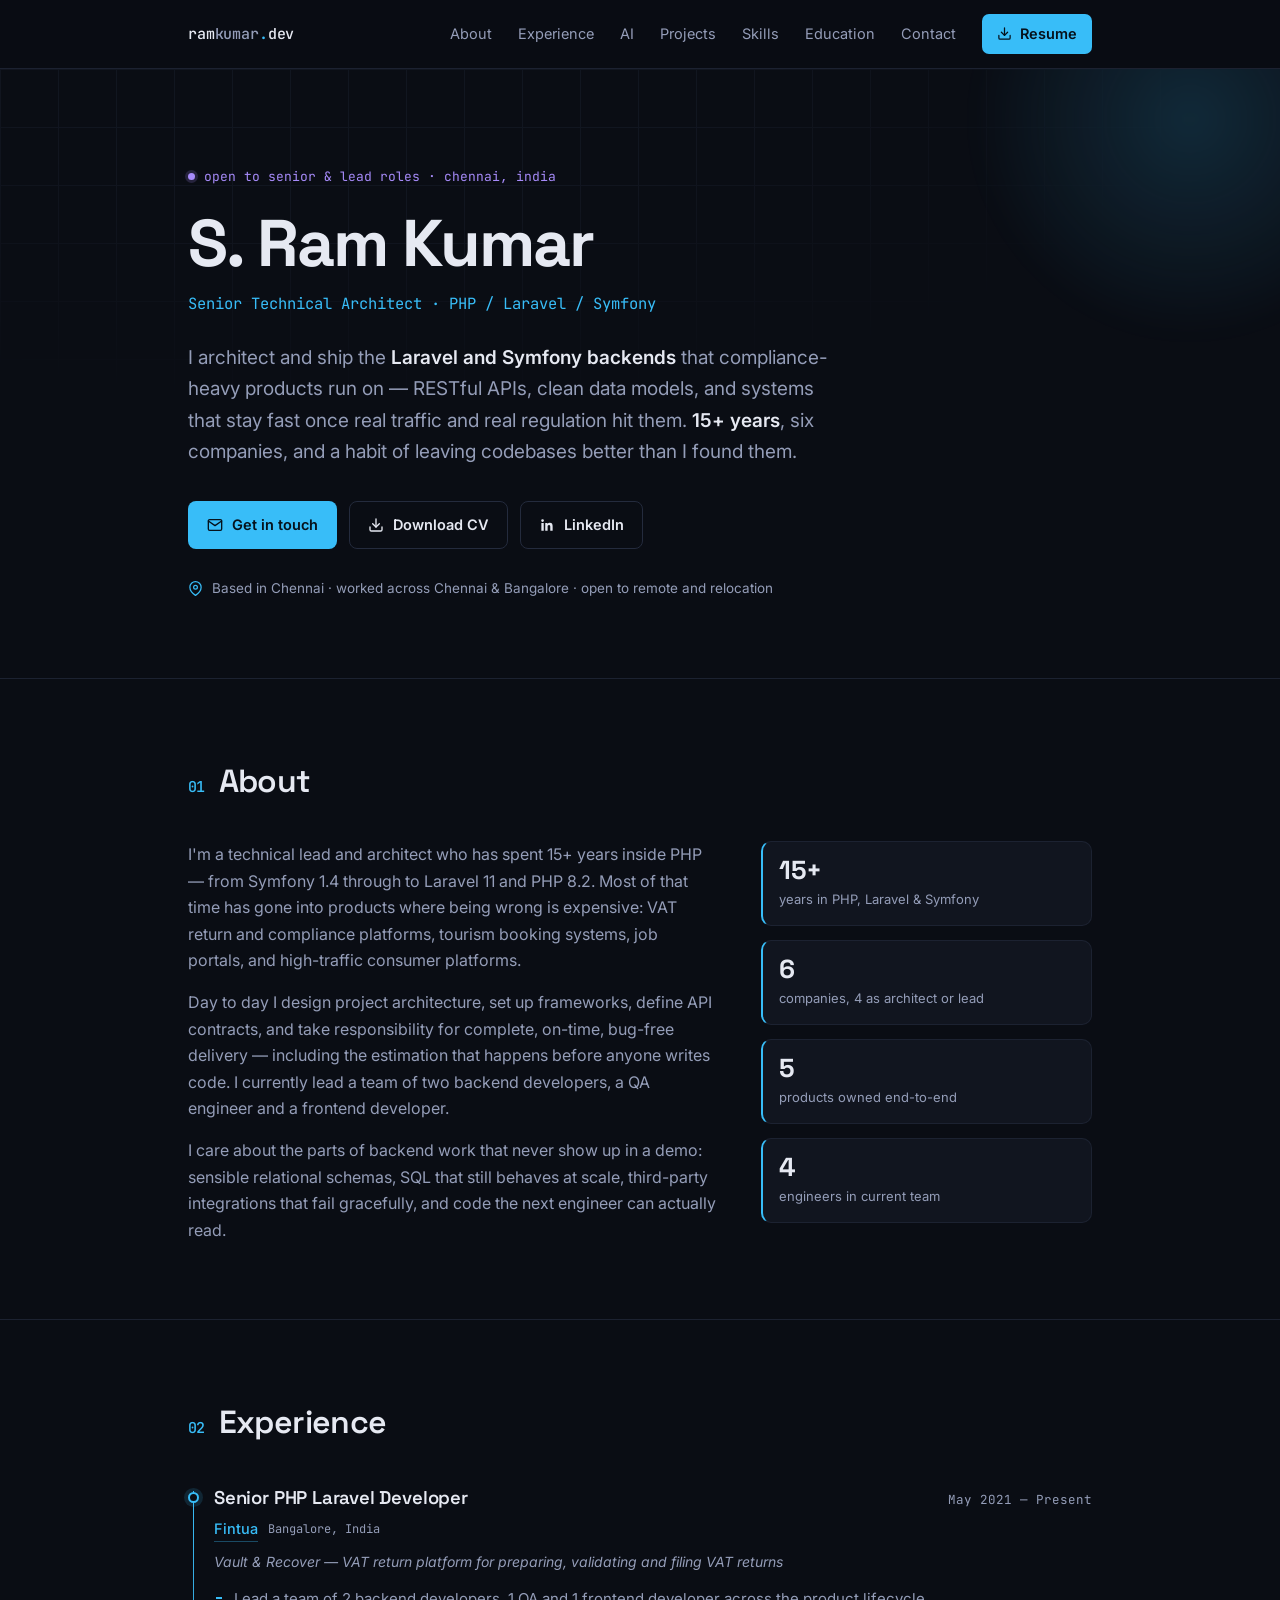
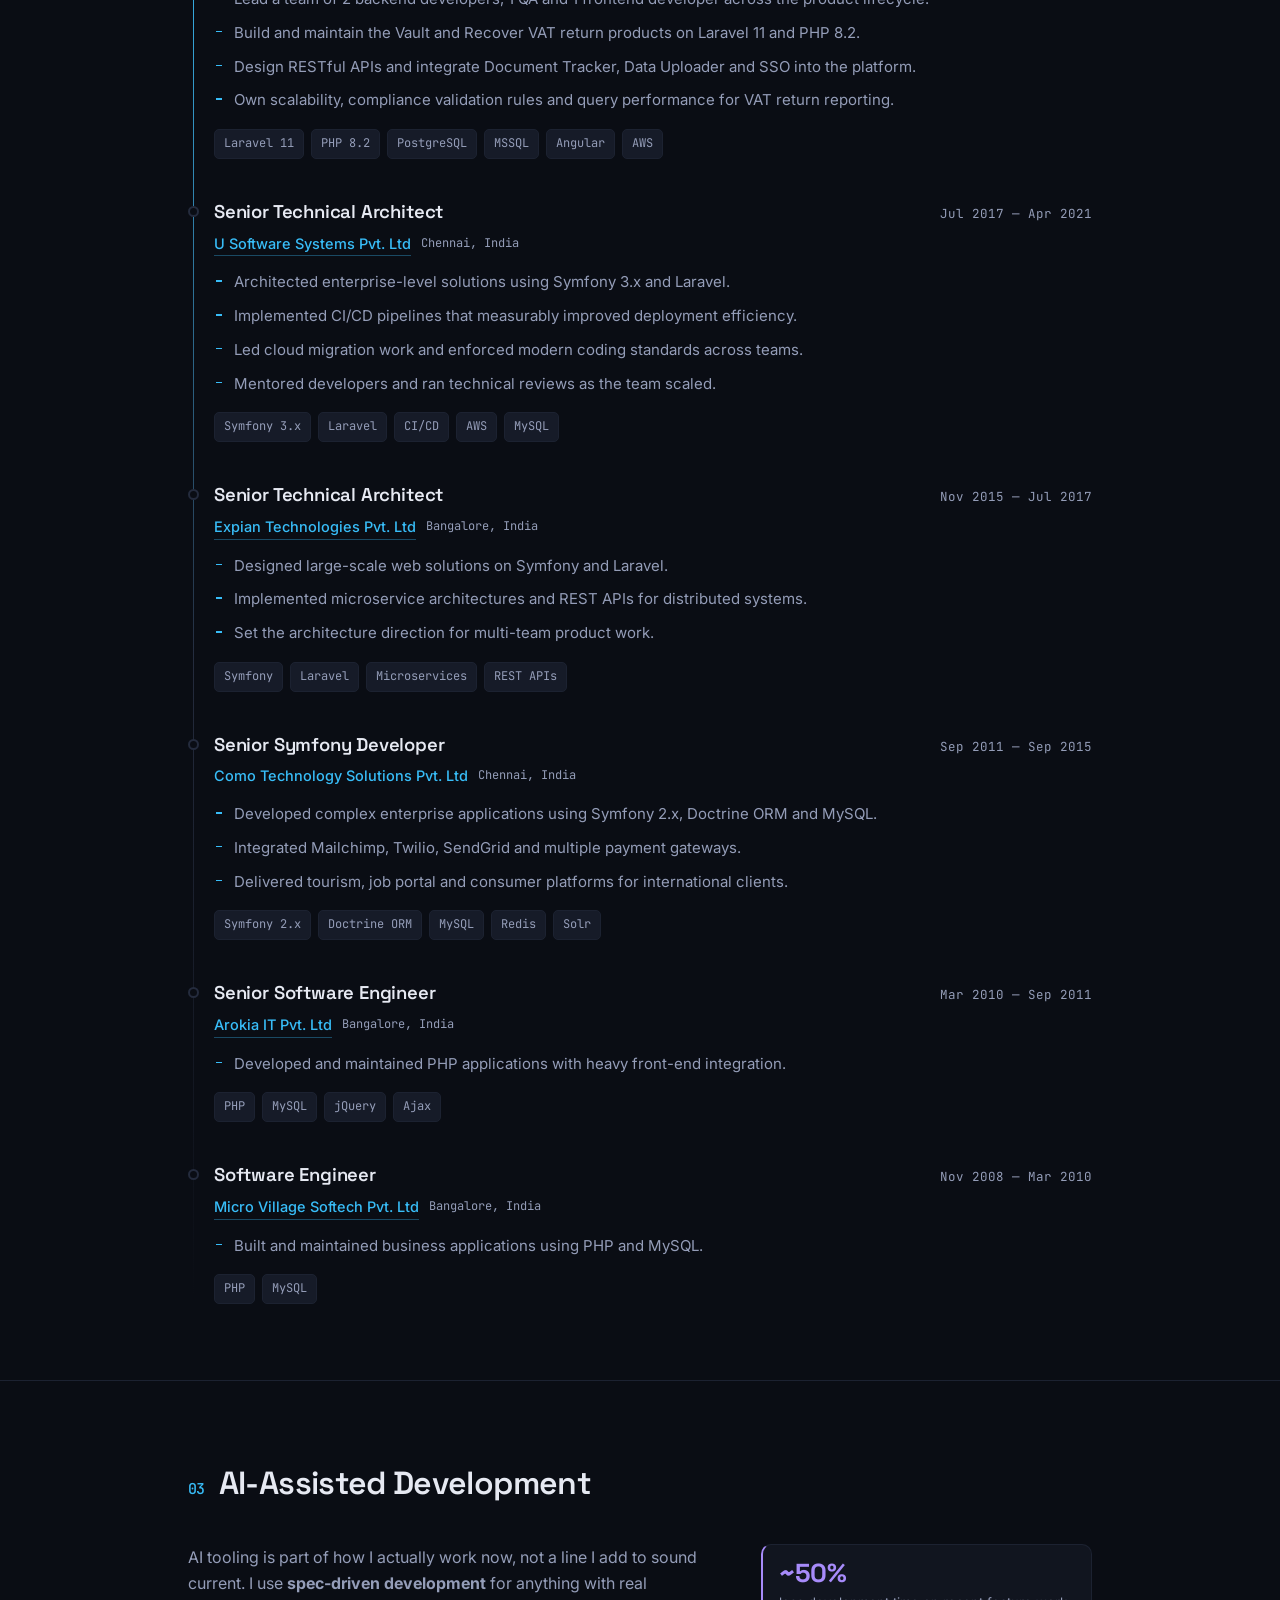
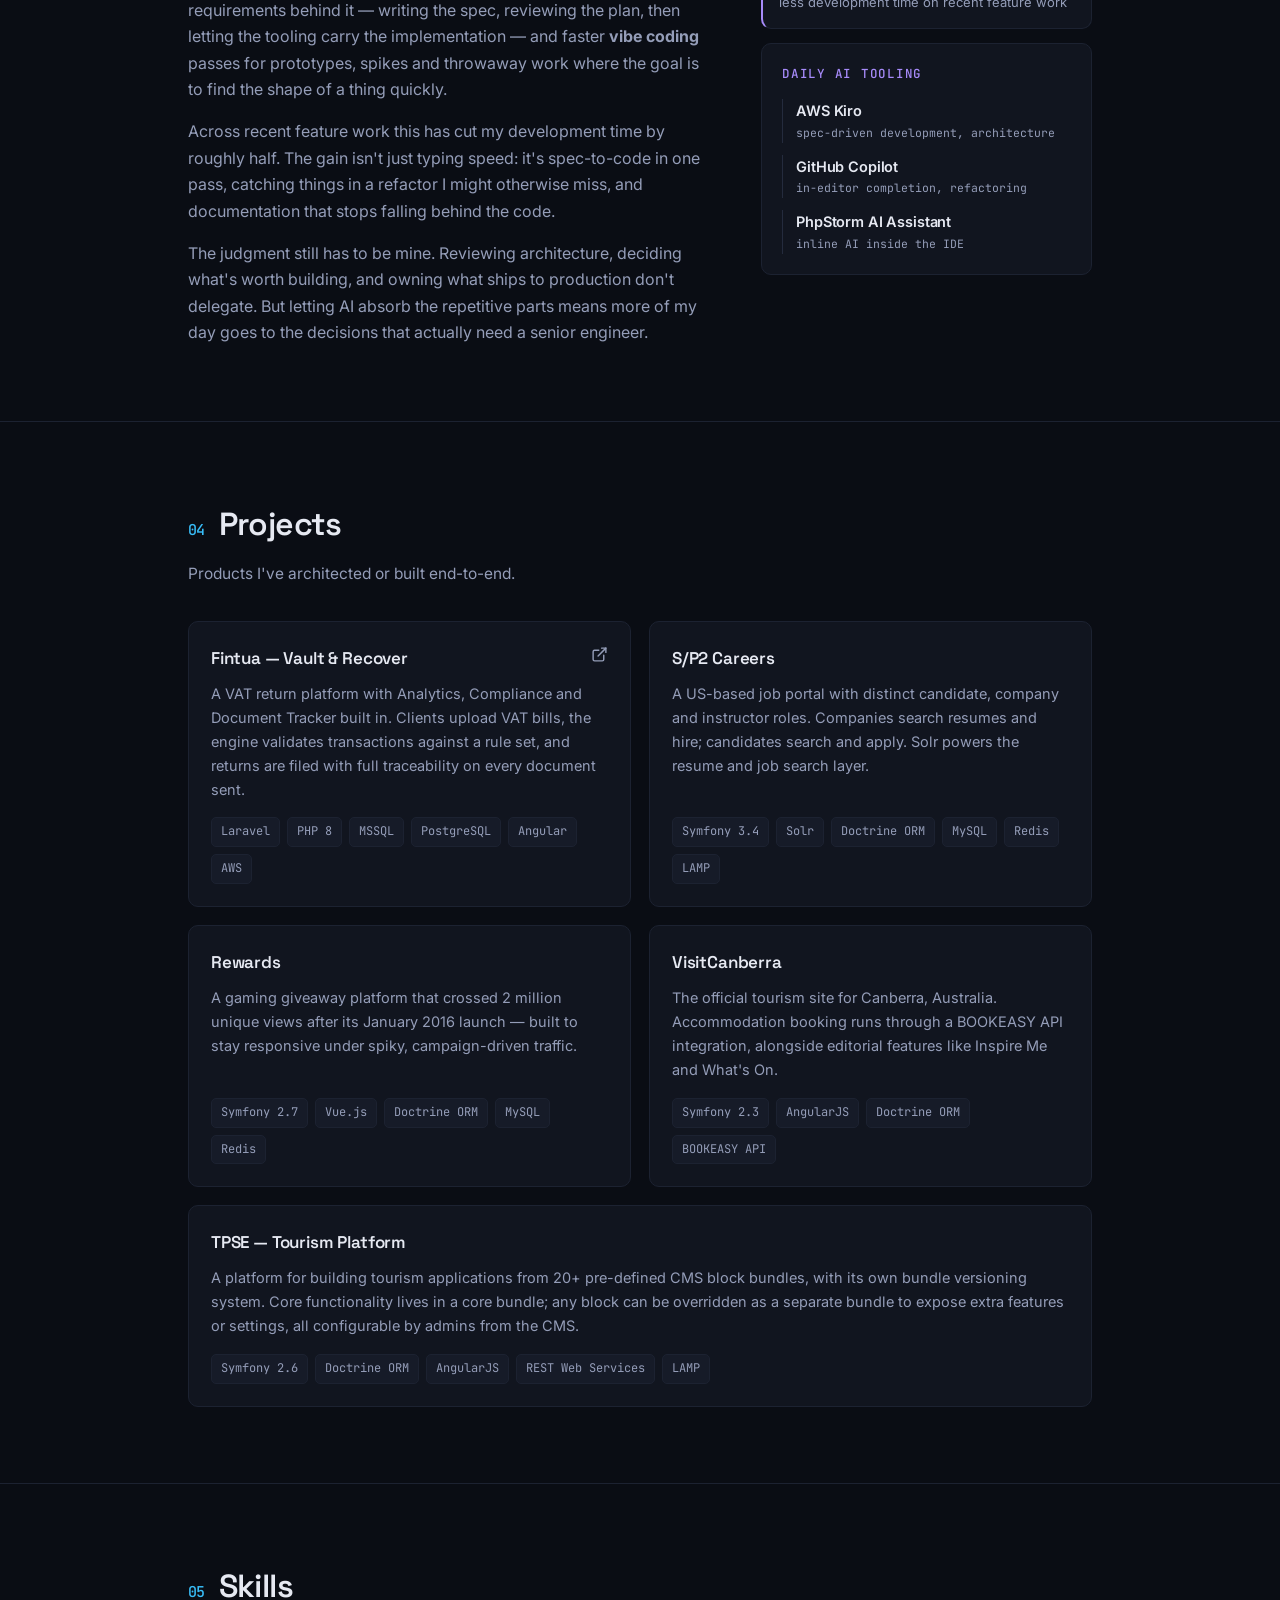
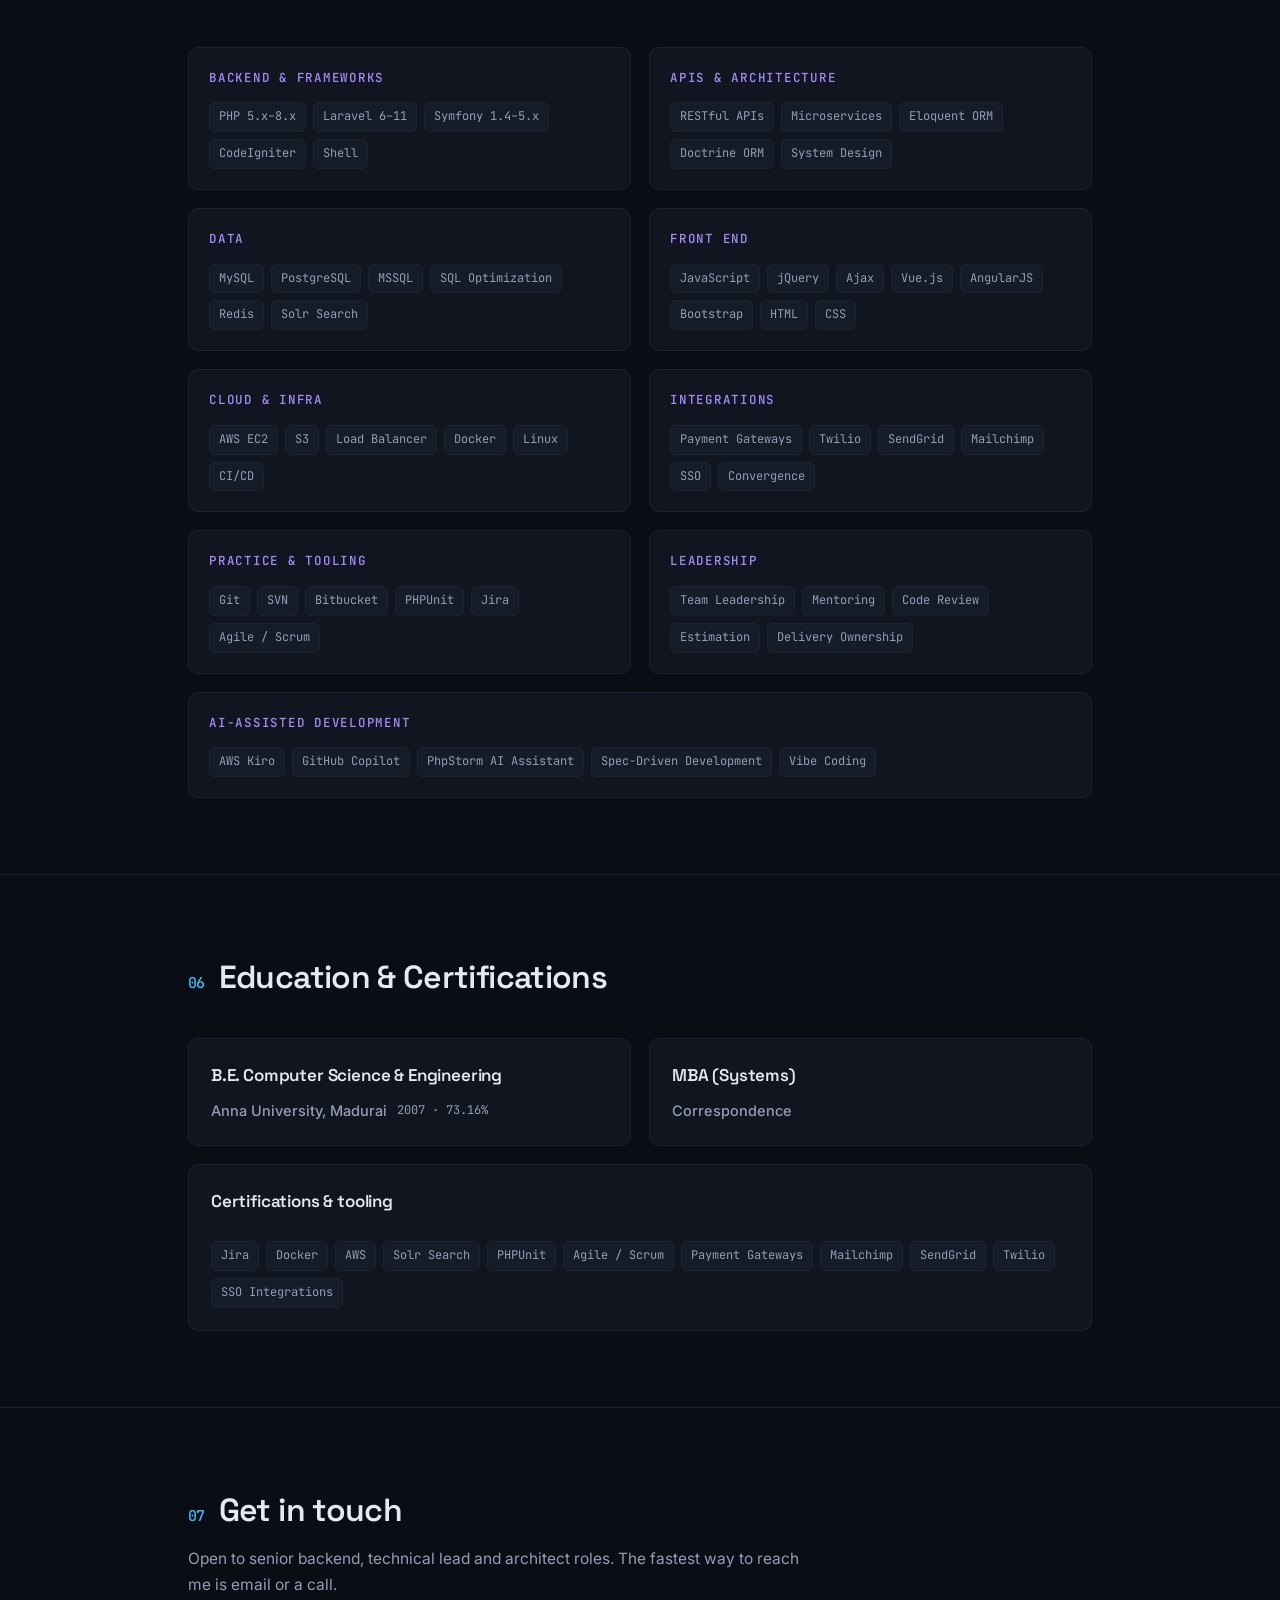
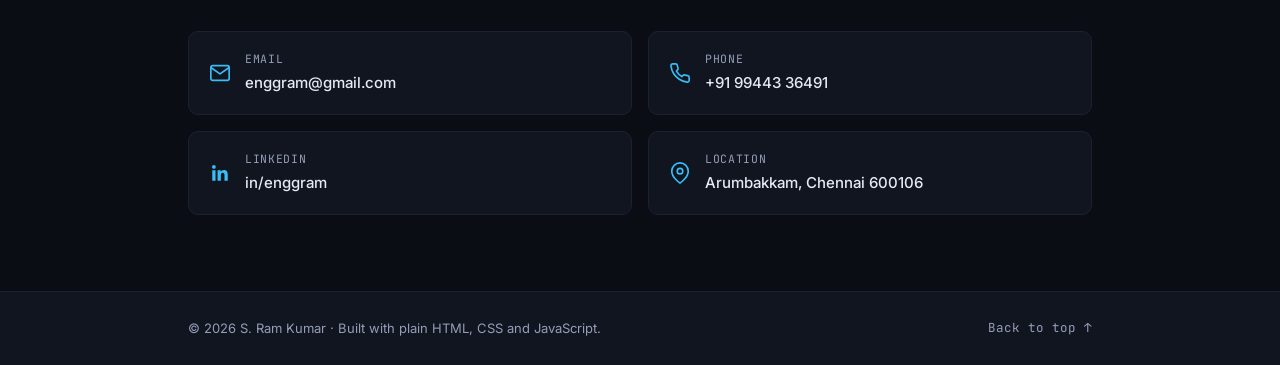
<file: index.html>
<!DOCTYPE html>
<html lang="en">
<head>
<meta charset="UTF-8">
<meta name="viewport" content="width=device-width, initial-scale=1.0">
<title>S. Ram Kumar — Senior Technical Architect, PHP / Laravel</title>
<meta name="description" content="S. Ram Kumar — Senior Technical Architect and Technical Lead with 15+ years in PHP, Laravel and Symfony. RESTful APIs, microservices, VAT compliance platforms. Chennai, India.">
<meta name="author" content="S. Ram Kumar">

<!-- Open Graph -->
<meta property="og:type" content="website">
<meta property="og:title" content="S. Ram Kumar — Senior Technical Architect, PHP / Laravel">
<meta property="og:description" content="15+ years building scalable PHP, Laravel and Symfony applications, RESTful APIs and microservices.">
<meta name="twitter:card" content="summary">

<link rel="icon" href="data:image/svg+xml,%3Csvg xmlns='http://www.w3.org/2000/svg' viewBox='0 0 64 64'%3E%3Crect width='64' height='64' rx='14' fill='%230A0D14'/%3E%3Ctext x='32' y='42' font-family='monospace' font-size='26' font-weight='bold' fill='%2338BDF8' text-anchor='middle'%3ERK%3C/text%3E%3C/svg%3E">

<link rel="preconnect" href="https://fonts.googleapis.com">
<link rel="preconnect" href="https://fonts.gstatic.com" crossorigin>
<link href="https://fonts.googleapis.com/css2?family=Space+Grotesk:wght@500;600;700&family=Inter:wght@400;500;600&family=JetBrains+Mono:wght@400;500&display=swap" rel="stylesheet">

<link rel="stylesheet" href="assets/css/styles.css">
</head>
<body>

<a class="skip-link" href="#about">Skip to content</a>

<!-- ============ NAV ============ -->
<header class="nav" id="siteNav">
  <div class="nav-inner">
    <a class="logo" href="#top" aria-label="S. Ram Kumar, back to top">
      ram<span>kumar</span><span class="logo-dot">.</span>dev
    </a>

    <nav class="links" id="navLinks" aria-label="Main navigation">
      <a href="#about">About</a>
      <a href="#experience">Experience</a>
      <a href="#ai">AI</a>
      <a href="#projects">Projects</a>
      <a href="#skills">Skills</a>
      <a href="#education">Education</a>
      <a href="#contact">Contact</a>
      <a class="nav-cta" href="assets/S-Ram-Kumar-CV.pdf" download>
        <svg viewBox="0 0 24 24" fill="none" stroke="currentColor" stroke-width="2" stroke-linecap="round" stroke-linejoin="round" aria-hidden="true"><path d="M21 15v4a2 2 0 0 1-2 2H5a2 2 0 0 1-2-2v-4"/><polyline points="7 10 12 15 17 10"/><line x1="12" y1="15" x2="12" y2="3"/></svg>
        Resume
      </a>
    </nav>

    <button class="nav-toggle" id="navToggle" aria-label="Open menu" aria-expanded="false" aria-controls="navLinks">
      <span></span><span></span><span></span>
    </button>
  </div>
  <div class="scroll-progress" id="scrollProgress" aria-hidden="true"></div>
</header>

<main id="top">

  <!-- ============ HERO ============ -->
  <section class="hero">
    <div class="wrap hero-inner">
      <p class="eyebrow"><span class="dot"></span> open to senior &amp; lead roles · chennai, india</p>

      <h1 class="name">S. Ram Kumar</h1>
      <p class="role">Senior Technical Architect · PHP / Laravel / Symfony</p>

      <p class="tagline">
        I architect and ship the <strong>Laravel and Symfony backends</strong> that compliance-heavy
        products run on — RESTful APIs, clean data models, and systems that stay fast once real
        traffic and real regulation hit them. <strong>15+ years</strong>, six companies, and a
        habit of leaving codebases better than I found them.
      </p>

      <div class="cta-row">
        <a class="btn btn-primary" href="#contact">
          <svg viewBox="0 0 24 24" fill="none" stroke="currentColor" stroke-width="2" stroke-linecap="round" stroke-linejoin="round" aria-hidden="true"><path d="M4 4h16c1.1 0 2 .9 2 2v12c0 1.1-.9 2-2 2H4c-1.1 0-2-.9-2-2V6c0-1.1.9-2 2-2z"/><polyline points="22,6 12,13 2,6"/></svg>
          Get in touch
        </a>
        <a class="btn btn-outline" href="assets/S-Ram-Kumar-CV.pdf" download>
          <svg viewBox="0 0 24 24" fill="none" stroke="currentColor" stroke-width="2" stroke-linecap="round" stroke-linejoin="round" aria-hidden="true"><path d="M21 15v4a2 2 0 0 1-2 2H5a2 2 0 0 1-2-2v-4"/><polyline points="7 10 12 15 17 10"/><line x1="12" y1="15" x2="12" y2="3"/></svg>
          Download CV
        </a>
        <a class="btn btn-outline" href="https://www.linkedin.com/in/enggram/" target="_blank" rel="noopener">
          <svg viewBox="0 0 24 24" fill="currentColor" aria-hidden="true"><path d="M20.45 20.45h-3.55v-5.57c0-1.33-.03-3.04-1.85-3.04-1.85 0-2.13 1.45-2.13 2.94v5.67H9.36V9h3.41v1.56h.05a3.74 3.74 0 0 1 3.37-1.85c3.6 0 4.27 2.37 4.27 5.46v6.28zM5.34 7.43a2.06 2.06 0 1 1 0-4.12 2.06 2.06 0 0 1 0 4.12zM7.12 20.45H3.56V9h3.56v11.45z"/></svg>
          LinkedIn
        </a>
      </div>

      <p class="location-line">
        <svg viewBox="0 0 24 24" fill="none" stroke="currentColor" stroke-width="2" stroke-linecap="round" stroke-linejoin="round" aria-hidden="true"><path d="M21 10c0 7-9 13-9 13s-9-6-9-13a9 9 0 0 1 18 0z"/><circle cx="12" cy="10" r="3"/></svg>
        Based in Chennai · worked across Chennai &amp; Bangalore · open to remote and relocation
      </p>
    </div>
  </section>

  <!-- ============ 01 ABOUT ============ -->
  <section id="about" class="reveal">
    <div class="wrap">
      <h2 class="section-title"><span class="num">01</span>About</h2>

      <div class="about-grid">
        <div class="about-copy">
          <p>
            I'm a technical lead and architect who has spent 15+ years inside PHP — from
            Symfony 1.4 through to Laravel 11 and PHP 8.2. Most of that time has gone into products
            where being wrong is expensive: VAT return and compliance platforms, tourism booking
            systems, job portals, and high-traffic consumer platforms.
          </p>
          <p>
            Day to day I design project architecture, set up frameworks, define API contracts, and
            take responsibility for complete, on-time, bug-free delivery — including the estimation
            that happens before anyone writes code. I currently lead a team of two backend
            developers, a QA engineer and a frontend developer.
          </p>
          <p>
            I care about the parts of backend work that never show up in a demo: sensible relational
            schemas, SQL that still behaves at scale, third-party integrations that fail gracefully,
            and code the next engineer can actually read.
          </p>
        </div>

        <ul class="stats" aria-label="Career highlights">
          <li><strong>15+</strong><span>years in PHP, Laravel &amp; Symfony</span></li>
          <li><strong>6</strong><span>companies, 4 as architect or lead</span></li>
          <li><strong>5</strong><span>products owned end-to-end</span></li>
          <li><strong>4</strong><span>engineers in current team</span></li>
        </ul>
      </div>
    </div>
  </section>

  <!-- ============ 02 EXPERIENCE ============ -->
  <section id="experience" class="reveal">
    <div class="wrap">
      <h2 class="section-title"><span class="num">02</span>Experience</h2>

      <div class="timeline">

        <article class="job">
          <div class="job-head">
            <h3>Senior PHP Laravel Developer</h3>
            <span class="period">May 2021 — Present</span>
          </div>
          <p class="company">
            <a href="https://vault.fintua.com" target="_blank" rel="noopener">Fintua</a>
            <span class="loc">Bangalore, India</span>
          </p>
          <p class="context">Vault &amp; Recover — VAT return platform for preparing, validating and filing VAT returns</p>
          <ul>
            <li>Lead a team of 2 backend developers, 1 QA and 1 frontend developer across the product lifecycle.</li>
            <li>Build and maintain the Vault and Recover VAT return products on Laravel 11 and PHP 8.2.</li>
            <li>Design RESTful APIs and integrate Document Tracker, Data Uploader and SSO into the platform.</li>
            <li>Own scalability, compliance validation rules and query performance for VAT return reporting.</li>
          </ul>
          <ul class="tags" aria-label="Technologies">
            <li>Laravel 11</li><li>PHP 8.2</li><li>PostgreSQL</li><li>MSSQL</li><li>Angular</li><li>AWS</li>
          </ul>
        </article>

        <article class="job">
          <div class="job-head">
            <h3>Senior Technical Architect</h3>
            <span class="period">Jul 2017 — Apr 2021</span>
          </div>
          <p class="company">
            <a href="https://www.usoftwaresystems.in" target="_blank" rel="noopener">U Software Systems Pvt. Ltd</a>
            <span class="loc">Chennai, India</span>
          </p>
          <ul>
            <li>Architected enterprise-level solutions using Symfony 3.x and Laravel.</li>
            <li>Implemented CI/CD pipelines that measurably improved deployment efficiency.</li>
            <li>Led cloud migration work and enforced modern coding standards across teams.</li>
            <li>Mentored developers and ran technical reviews as the team scaled.</li>
          </ul>
          <ul class="tags" aria-label="Technologies">
            <li>Symfony 3.x</li><li>Laravel</li><li>CI/CD</li><li>AWS</li><li>MySQL</li>
          </ul>
        </article>

        <article class="job">
          <div class="job-head">
            <h3>Senior Technical Architect</h3>
            <span class="period">Nov 2015 — Jul 2017</span>
          </div>
          <p class="company">
            <a href="https://thescalers.com/" target="_blank" rel="noopener">Expian Technologies Pvt. Ltd</a>
            <span class="loc">Bangalore, India</span>
          </p>
          <ul>
            <li>Designed large-scale web solutions on Symfony and Laravel.</li>
            <li>Implemented microservice architectures and REST APIs for distributed systems.</li>
            <li>Set the architecture direction for multi-team product work.</li>
          </ul>
          <ul class="tags" aria-label="Technologies">
            <li>Symfony</li><li>Laravel</li><li>Microservices</li><li>REST APIs</li>
          </ul>
        </article>

        <article class="job">
          <div class="job-head">
            <h3>Senior Symfony Developer</h3>
            <span class="period">Sep 2011 — Sep 2015</span>
          </div>
          <p class="company">
            Como Technology Solutions Pvt. Ltd
            <span class="loc">Chennai, India</span>
          </p>
          <ul>
            <li>Developed complex enterprise applications using Symfony 2.x, Doctrine ORM and MySQL.</li>
            <li>Integrated Mailchimp, Twilio, SendGrid and multiple payment gateways.</li>
            <li>Delivered tourism, job portal and consumer platforms for international clients.</li>
          </ul>
          <ul class="tags" aria-label="Technologies">
            <li>Symfony 2.x</li><li>Doctrine ORM</li><li>MySQL</li><li>Redis</li><li>Solr</li>
          </ul>
        </article>

        <article class="job">
          <div class="job-head">
            <h3>Senior Software Engineer</h3>
            <span class="period">Mar 2010 — Sep 2011</span>
          </div>
          <p class="company">
            <a href="https://www.arokiait.com/" target="_blank" rel="noopener">Arokia IT Pvt. Ltd</a>
            <span class="loc">Bangalore, India</span>
          </p>
          <ul>
            <li>Developed and maintained PHP applications with heavy front-end integration.</li>
          </ul>
          <ul class="tags" aria-label="Technologies">
            <li>PHP</li><li>MySQL</li><li>jQuery</li><li>Ajax</li>
          </ul>
        </article>

        <article class="job">
          <div class="job-head">
            <h3>Software Engineer</h3>
            <span class="period">Nov 2008 — Mar 2010</span>
          </div>
          <p class="company">
            <a href="https://microvillage.in/" target="_blank" rel="noopener">Micro Village Softech Pvt. Ltd</a>
            <span class="loc">Bangalore, India</span>
          </p>
          <ul>
            <li>Built and maintained business applications using PHP and MySQL.</li>
          </ul>
          <ul class="tags" aria-label="Technologies">
            <li>PHP</li><li>MySQL</li>
          </ul>
        </article>

      </div>
    </div>
  </section>

  <!-- ============ 03 AI-ASSISTED DEVELOPMENT ============ -->
  <section id="ai" class="reveal">
    <div class="wrap">
      <h2 class="section-title"><span class="num">03</span>AI-Assisted Development</h2>

      <div class="about-grid">
        <div class="about-copy">
          <p>
            AI tooling is part of how I actually work now, not a line I add to sound current. I use
            <strong>spec-driven development</strong> for anything with real requirements behind it —
            writing the spec, reviewing the plan, then letting the tooling carry the implementation —
            and faster <strong>vibe coding</strong> passes for prototypes, spikes and throwaway work
            where the goal is to find the shape of a thing quickly.
          </p>
          <p>
            Across recent feature work this has cut my development time by roughly half. The gain
            isn't just typing speed: it's spec-to-code in one pass, catching things in a refactor I
            might otherwise miss, and documentation that stops falling behind the code.
          </p>
          <p>
            The judgment still has to be mine. Reviewing architecture, deciding what's worth
            building, and owning what ships to production don't delegate. But letting AI absorb the
            repetitive parts means more of my day goes to the decisions that actually need a senior
            engineer.
          </p>
        </div>

        <div class="ai-side">
          <ul class="stats" aria-label="Impact">
            <li>
              <strong>~50%</strong>
              <span>less development time on recent feature work</span>
            </li>
          </ul>

          <div class="skill-group">
            <h3>daily ai tooling</h3>
            <ul class="tool-list">
              <li>
                <b>AWS Kiro</b>
                <span>spec-driven development, architecture</span>
              </li>
              <li>
                <b>GitHub Copilot</b>
                <span>in-editor completion, refactoring</span>
              </li>
              <li>
                <b>PhpStorm AI Assistant</b>
                <span>inline AI inside the IDE</span>
              </li>
            </ul>
          </div>
        </div>
      </div>
    </div>
  </section>

  <!-- ============ 04 PROJECTS ============ -->
  <section id="projects" class="reveal">
    <div class="wrap">
      <h2 class="section-title"><span class="num">04</span>Projects</h2>
      <p class="section-lead">Products I've architected or built end-to-end.</p>

      <div class="project-grid">

        <article class="card">
          <header>
            <h3>Fintua — Vault &amp; Recover</h3>
            <a class="card-link" href="https://vault.fintua.com" target="_blank" rel="noopener" aria-label="Visit Fintua Vault">
              <svg viewBox="0 0 24 24" fill="none" stroke="currentColor" stroke-width="2" stroke-linecap="round" stroke-linejoin="round" aria-hidden="true"><path d="M18 13v6a2 2 0 0 1-2 2H5a2 2 0 0 1-2-2V8a2 2 0 0 1 2-2h6"/><polyline points="15 3 21 3 21 9"/><line x1="10" y1="14" x2="21" y2="3"/></svg>
            </a>
          </header>
          <p>
            A VAT return platform with Analytics, Compliance and Document Tracker built in. Clients
            upload VAT bills, the engine validates transactions against a rule set, and returns are
            filed with full traceability on every document sent.
          </p>
          <ul class="tags" aria-label="Technologies">
            <li>Laravel</li><li>PHP 8</li><li>MSSQL</li><li>PostgreSQL</li><li>Angular</li><li>AWS</li>
          </ul>
        </article>

        <article class="card">
          <header><h3>S/P2 Careers</h3></header>
          <p>
            A US-based job portal with distinct candidate, company and instructor roles. Companies
            search resumes and hire; candidates search and apply. Solr powers the resume and job
            search layer.
          </p>
          <ul class="tags" aria-label="Technologies">
            <li>Symfony 3.4</li><li>Solr</li><li>Doctrine ORM</li><li>MySQL</li><li>Redis</li><li>LAMP</li>
          </ul>
        </article>

        <article class="card">
          <header><h3>Rewards</h3></header>
          <p>
            A gaming giveaway platform that crossed 2 million unique views after its January 2016
            launch — built to stay responsive under spiky, campaign-driven traffic.
          </p>
          <ul class="tags" aria-label="Technologies">
            <li>Symfony 2.7</li><li>Vue.js</li><li>Doctrine ORM</li><li>MySQL</li><li>Redis</li>
          </ul>
        </article>

        <article class="card">
          <header><h3>VisitCanberra</h3></header>
          <p>
            The official tourism site for Canberra, Australia. Accommodation booking runs through a
            BOOKEASY API integration, alongside editorial features like Inspire Me and What's On.
          </p>
          <ul class="tags" aria-label="Technologies">
            <li>Symfony 2.3</li><li>AngularJS</li><li>Doctrine ORM</li><li>BOOKEASY API</li>
          </ul>
        </article>

        <article class="card card-wide">
          <header><h3>TPSE — Tourism Platform</h3></header>
          <p>
            A platform for building tourism applications from 20+ pre-defined CMS block bundles, with
            its own bundle versioning system. Core functionality lives in a core bundle; any block can
            be overridden as a separate bundle to expose extra features or settings, all configurable
            by admins from the CMS.
          </p>
          <ul class="tags" aria-label="Technologies">
            <li>Symfony 2.6</li><li>Doctrine ORM</li><li>AngularJS</li><li>REST Web Services</li><li>LAMP</li>
          </ul>
        </article>

      </div>
    </div>
  </section>

  <!-- ============ 04 SKILLS ============ -->
  <section id="skills" class="reveal">
    <div class="wrap">
      <h2 class="section-title"><span class="num">05</span>Skills</h2>

      <div class="skills-grid">
        <div class="skill-group">
          <h3>backend &amp; frameworks</h3>
          <ul class="tags">
            <li>PHP 5.x–8.x</li><li>Laravel 6–11</li><li>Symfony 1.4–5.x</li><li>CodeIgniter</li><li>Shell</li>
          </ul>
        </div>

        <div class="skill-group">
          <h3>apis &amp; architecture</h3>
          <ul class="tags">
            <li>RESTful APIs</li><li>Microservices</li><li>Eloquent ORM</li><li>Doctrine ORM</li><li>System Design</li>
          </ul>
        </div>

        <div class="skill-group">
          <h3>data</h3>
          <ul class="tags">
            <li>MySQL</li><li>PostgreSQL</li><li>MSSQL</li><li>SQL Optimization</li><li>Redis</li><li>Solr Search</li>
          </ul>
        </div>

        <div class="skill-group">
          <h3>front end</h3>
          <ul class="tags">
            <li>JavaScript</li><li>jQuery</li><li>Ajax</li><li>Vue.js</li><li>AngularJS</li><li>Bootstrap</li><li>HTML</li><li>CSS</li>
          </ul>
        </div>

        <div class="skill-group">
          <h3>cloud &amp; infra</h3>
          <ul class="tags">
            <li>AWS EC2</li><li>S3</li><li>Load Balancer</li><li>Docker</li><li>Linux</li><li>CI/CD</li>
          </ul>
        </div>

        <div class="skill-group">
          <h3>integrations</h3>
          <ul class="tags">
            <li>Payment Gateways</li><li>Twilio</li><li>SendGrid</li><li>Mailchimp</li><li>SSO</li><li>Convergence</li>
          </ul>
        </div>

        <div class="skill-group">
          <h3>practice &amp; tooling</h3>
          <ul class="tags">
            <li>Git</li><li>SVN</li><li>Bitbucket</li><li>PHPUnit</li><li>Jira</li><li>Agile / Scrum</li>
          </ul>
        </div>

        <div class="skill-group">
          <h3>leadership</h3>
          <ul class="tags">
            <li>Team Leadership</li><li>Mentoring</li><li>Code Review</li><li>Estimation</li><li>Delivery Ownership</li>
          </ul>
        </div>

        <div class="skill-group skill-group-wide">
          <h3>ai-assisted development</h3>
          <ul class="tags">
            <li>AWS Kiro</li><li>GitHub Copilot</li><li>PhpStorm AI Assistant</li>
            <li>Spec-Driven Development</li><li>Vibe Coding</li>
          </ul>
        </div>
      </div>
    </div>
  </section>

  <!-- ============ 05 EDUCATION ============ -->
  <section id="education" class="reveal">
    <div class="wrap">
      <h2 class="section-title"><span class="num">06</span>Education &amp; Certifications</h2>

      <div class="edu-grid">
        <article class="card">
          <header><h3>B.E. Computer Science &amp; Engineering</h3></header>
          <p class="company">Anna University, Madurai <span class="loc">2007 · 73.16%</span></p>
        </article>

        <article class="card">
          <header><h3>MBA (Systems)</h3></header>
          <p class="company">Correspondence</p>
        </article>

        <article class="card card-wide">
          <header><h3>Certifications &amp; tooling</h3></header>
          <ul class="tags">
            <li>Jira</li><li>Docker</li><li>AWS</li><li>Solr Search</li><li>PHPUnit</li>
            <li>Agile / Scrum</li><li>Payment Gateways</li><li>Mailchimp</li><li>SendGrid</li>
            <li>Twilio</li><li>SSO Integrations</li>
          </ul>
        </article>
      </div>
    </div>
  </section>

  <!-- ============ 06 CONTACT ============ -->
  <section id="contact" class="contact reveal">
    <div class="wrap">
      <h2 class="section-title"><span class="num">07</span>Get in touch</h2>
      <p class="section-lead">
        Open to senior backend, technical lead and architect roles. The fastest way to reach me is
        email or a call.
      </p>

      <div class="contact-grid">
        <a class="contact-card" href="mailto:enggram@gmail.com">
          <svg viewBox="0 0 24 24" fill="none" stroke="currentColor" stroke-width="1.8" stroke-linecap="round" stroke-linejoin="round" aria-hidden="true"><path d="M4 4h16c1.1 0 2 .9 2 2v12c0 1.1-.9 2-2 2H4c-1.1 0-2-.9-2-2V6c0-1.1.9-2 2-2z"/><polyline points="22,6 12,13 2,6"/></svg>
          <span class="k">email</span>
          <span class="v">enggram@gmail.com</span>
        </a>

        <a class="contact-card" href="tel:+919944336491">
          <svg viewBox="0 0 24 24" fill="none" stroke="currentColor" stroke-width="1.8" stroke-linecap="round" stroke-linejoin="round" aria-hidden="true"><path d="M22 16.92v3a2 2 0 0 1-2.18 2 19.79 19.79 0 0 1-8.63-3.07 19.5 19.5 0 0 1-6-6 19.79 19.79 0 0 1-3.07-8.67A2 2 0 0 1 4.11 2h3a2 2 0 0 1 2 1.72c.13.96.36 1.9.7 2.81a2 2 0 0 1-.45 2.11L8.09 9.91a16 16 0 0 0 6 6l1.27-1.27a2 2 0 0 1 2.11-.45c.9.34 1.85.57 2.81.7A2 2 0 0 1 22 16.92z"/></svg>
          <span class="k">phone</span>
          <span class="v">+91 99443 36491</span>
        </a>

        <a class="contact-card" href="https://www.linkedin.com/in/enggram/" target="_blank" rel="noopener">
          <svg viewBox="0 0 24 24" fill="currentColor" aria-hidden="true"><path d="M20.45 20.45h-3.55v-5.57c0-1.33-.03-3.04-1.85-3.04-1.85 0-2.13 1.45-2.13 2.94v5.67H9.36V9h3.41v1.56h.05a3.74 3.74 0 0 1 3.37-1.85c3.6 0 4.27 2.37 4.27 5.46v6.28zM5.34 7.43a2.06 2.06 0 1 1 0-4.12 2.06 2.06 0 0 1 0 4.12zM7.12 20.45H3.56V9h3.56v11.45z"/></svg>
          <span class="k">linkedin</span>
          <span class="v">in/enggram</span>
        </a>

        <div class="contact-card is-static">
          <svg viewBox="0 0 24 24" fill="none" stroke="currentColor" stroke-width="1.8" stroke-linecap="round" stroke-linejoin="round" aria-hidden="true"><path d="M21 10c0 7-9 13-9 13s-9-6-9-13a9 9 0 0 1 18 0z"/><circle cx="12" cy="10" r="3"/></svg>
          <span class="k">location</span>
          <span class="v">Arumbakkam, Chennai 600106</span>
        </div>
      </div>
    </div>
  </section>

</main>

<footer class="site-footer">
  <div class="wrap footer-inner">
    <p>&copy; <span id="year">2026</span> S. Ram Kumar · Built with plain HTML, CSS and JavaScript.</p>
    <a class="to-top" href="#top">Back to top &uarr;</a>
  </div>
</footer>

<script src="assets/js/main.js" defer></script>
</body>
</html>
</file>
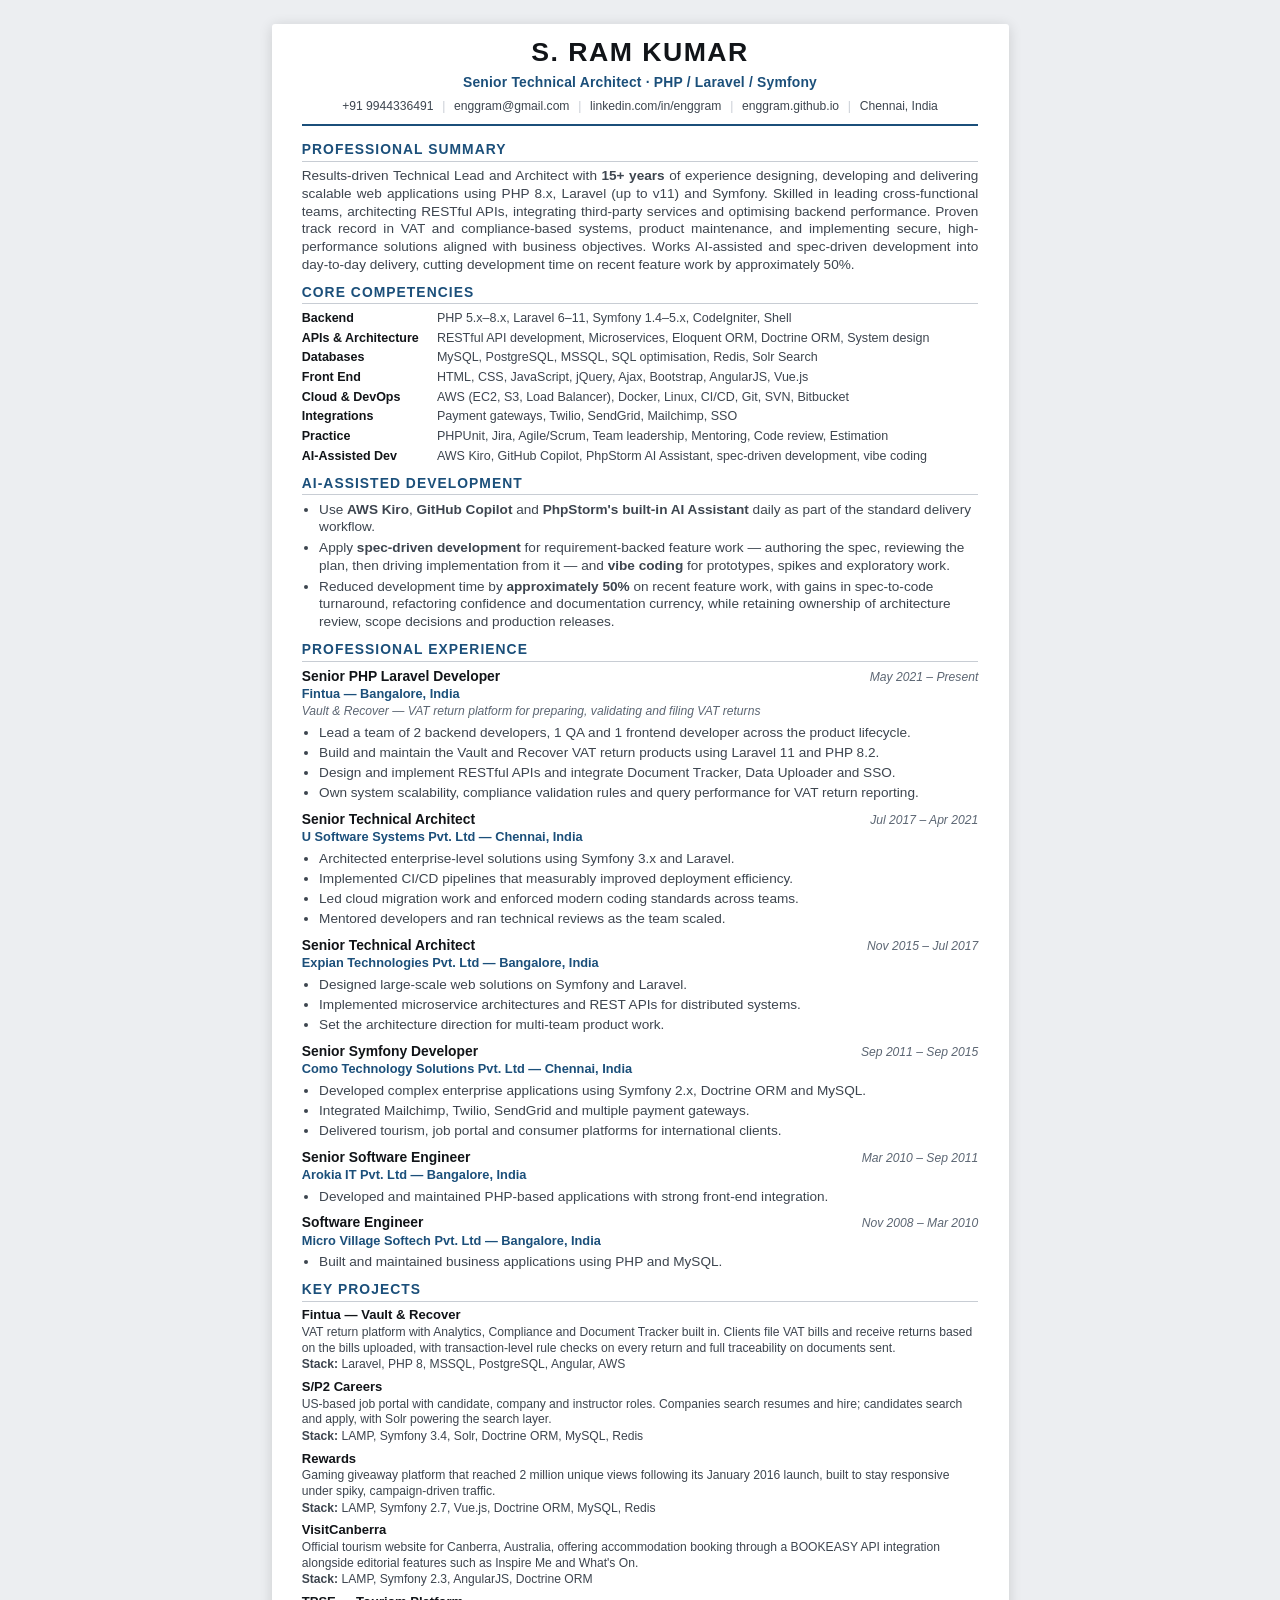
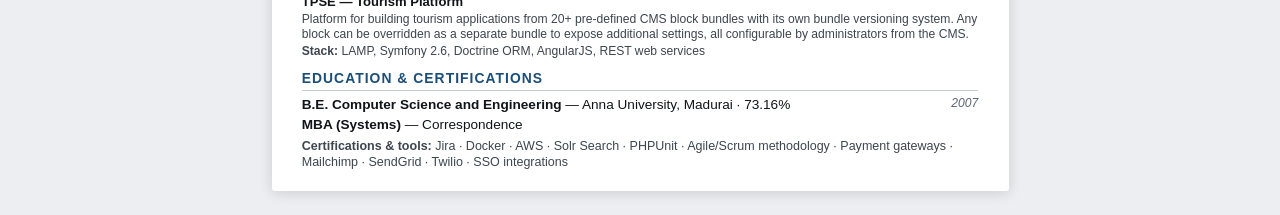
<file: cv/index.html>
<!DOCTYPE html>
<html lang="en">
<head>
<meta charset="UTF-8">
<meta name="viewport" content="width=device-width, initial-scale=1.0">
<title>S. Ram Kumar — Resume</title>
<meta name="description" content="Resume of S. Ram Kumar, Senior Technical Architect, PHP / Laravel / Symfony.">
<style>
  /* Print-first resume. Light theme on purpose: this is the
     document that gets printed and parsed by ATS systems. */
  @page{ size:A4; margin:13mm 14mm; }

  :root{
    --ink:#111418;
    --ink-soft:#3d454f;
    --ink-mute:#5c6673;
    --rule:#c8cdd4;
    --accent:#1b4f7a;
  }

  *{ box-sizing:border-box; }

  html{ -webkit-text-size-adjust:100%; }

  body{
    margin:0;
    background:#fff;
    color:var(--ink);
    font-family:"Helvetica Neue",Helvetica,Arial,sans-serif;
    font-size:10.2pt;
    line-height:1.3;
  }

  .sheet{ max-width:195mm; margin:0 auto; padding:3mm 8mm; }

  /* ---------- header ---------- */
  header.top{ text-align:center; border-bottom:1.6pt solid var(--accent); padding-bottom:7pt; margin-bottom:11pt; }
  h1{
    margin:0 0 2pt;
    font-size:20pt;
    font-weight:700;
    letter-spacing:.055em;
    text-transform:uppercase;
  }
  .subtitle{
    margin:0 0 6pt;
    font-size:10.4pt;
    font-weight:600;
    color:var(--accent);
    letter-spacing:.015em;
  }
  .contact{ margin:0; font-size:9.1pt; color:var(--ink-soft); }
  .contact a{ color:var(--ink-soft); text-decoration:none; }
  .contact .sep{ color:var(--rule); margin:0 4pt; }

  /* ---------- sections ---------- */
  section{ margin:0 0 7pt; }
  h2{
    margin:0 0 4pt;
    padding-bottom:2pt;
    border-bottom:.6pt solid var(--rule);
    font-size:10.4pt;
    font-weight:700;
    letter-spacing:.075em;
    text-transform:uppercase;
    color:var(--accent);
  }
  p{ margin:0 0 5pt; }
  .summary{ text-align:justify; color:var(--ink-soft); }

  /* ---------- competencies ---------- */
  dl.comp{ margin:0; display:grid; grid-template-columns:34mm 1fr; row-gap:2.6pt; column-gap:5pt; }
  dl.comp dt{ font-weight:700; font-size:9.4pt; }
  dl.comp dd{ margin:0; font-size:9.4pt; color:var(--ink-soft); }

  /* ---------- experience ---------- */
  .job{ margin:0 0 6pt; page-break-inside:avoid; break-inside:avoid; }
  .job:last-child{ margin-bottom:0; }
  .job-row{ display:flex; justify-content:space-between; align-items:baseline; gap:8pt; }
  .job-title{ font-weight:700; font-size:10.4pt; }
  .job-dates{ font-size:9.1pt; color:var(--ink-mute); white-space:nowrap; font-style:italic; }
  .job-org{ font-size:9.6pt; color:var(--accent); font-weight:600; margin-top:.5pt; }
  .job-note{ font-size:9.1pt; color:var(--ink-mute); font-style:italic; margin-top:1pt; }

  ul{ margin:3pt 0 0; padding-left:13pt; }
  li{ margin:0 0 1.8pt; color:var(--ink-soft); }

  /* bullet list that sits directly under a section heading */
  ul.plain{ margin:0; padding-left:13pt; }
  ul.plain li{ margin:0 0 2.4pt; }

  /* ---------- projects ---------- */
  .proj{ margin:0 0 4.5pt; page-break-inside:avoid; break-inside:avoid; }
  .proj:last-child{ margin-bottom:0; }
  .proj-name{ font-weight:700; font-size:9.8pt; }
  .proj p{ margin:.5pt 0 0; font-size:9.1pt; color:var(--ink-soft); }
  .stack{ font-size:9pt; color:var(--ink-mute); }
  .stack strong{ color:var(--ink-soft); }

  /* ---------- education ---------- */
  .edu-row{ display:flex; justify-content:space-between; gap:8pt; margin-bottom:2pt; }
  .edu-row .d{ font-size:9.1pt; color:var(--ink-mute); white-space:nowrap; font-style:italic; }
  .tools{ font-size:9.4pt; color:var(--ink-soft); margin-top:3pt; }

  /* keep headings attached to their content */
  h2{ page-break-after:avoid; break-after:avoid; }

  /* on-screen niceties only; never affects the PDF */
  @media screen{
    body{ background:#eceef1; padding:24px 12px; }
    .sheet{ background:#fff; box-shadow:0 2px 14px rgba(0,0,0,.14); border-radius:3px; }
  }
</style>
</head>
<body>
<div class="sheet">

  <header class="top">
    <h1>S. Ram Kumar</h1>
    <p class="subtitle">Senior Technical Architect &middot; PHP / Laravel / Symfony</p>
    <p class="contact">
      +91 9944336491
      <span class="sep">|</span>
      <a href="mailto:enggram@gmail.com">enggram@gmail.com</a>
      <span class="sep">|</span>
      <a href="https://www.linkedin.com/in/enggram/">linkedin.com/in/enggram</a>
      <span class="sep">|</span>
      <a href="https://enggram.github.io/">enggram.github.io</a>
      <span class="sep">|</span>
      Chennai, India
    </p>
  </header>

  <section>
    <h2>Professional Summary</h2>
    <p class="summary">
      Results-driven Technical Lead and Architect with <strong>15+ years</strong> of experience
      designing, developing and delivering scalable web applications using PHP 8.x, Laravel
      (up to v11) and Symfony. Skilled in leading cross-functional teams, architecting RESTful
      APIs, integrating third-party services and optimising backend performance. Proven track
      record in VAT and compliance-based systems, product maintenance, and implementing secure,
      high-performance solutions aligned with business objectives. Works AI-assisted and
      spec-driven development into day-to-day delivery, cutting development time on recent
      feature work by approximately 50%.
    </p>
  </section>

  <section>
    <h2>Core Competencies</h2>
    <dl class="comp">
      <dt>Backend</dt>
      <dd>PHP 5.x&ndash;8.x, Laravel 6&ndash;11, Symfony 1.4&ndash;5.x, CodeIgniter, Shell</dd>

      <dt>APIs &amp; Architecture</dt>
      <dd>RESTful API development, Microservices, Eloquent ORM, Doctrine ORM, System design</dd>

      <dt>Databases</dt>
      <dd>MySQL, PostgreSQL, MSSQL, SQL optimisation, Redis, Solr Search</dd>

      <dt>Front End</dt>
      <dd>HTML, CSS, JavaScript, jQuery, Ajax, Bootstrap, AngularJS, Vue.js</dd>

      <dt>Cloud &amp; DevOps</dt>
      <dd>AWS (EC2, S3, Load Balancer), Docker, Linux, CI/CD, Git, SVN, Bitbucket</dd>

      <dt>Integrations</dt>
      <dd>Payment gateways, Twilio, SendGrid, Mailchimp, SSO</dd>

      <dt>Practice</dt>
      <dd>PHPUnit, Jira, Agile/Scrum, Team leadership, Mentoring, Code review, Estimation</dd>

      <dt>AI-Assisted Dev</dt>
      <dd>AWS Kiro, GitHub Copilot, PhpStorm AI Assistant, spec-driven development, vibe coding</dd>
    </dl>
  </section>

  <section>
    <h2>AI-Assisted Development</h2>
    <ul class="plain">
      <li>
        Use <strong>AWS Kiro</strong>, <strong>GitHub Copilot</strong> and <strong>PhpStorm's
        built-in AI Assistant</strong> daily as part of the standard delivery workflow.
      </li>
      <li>
        Apply <strong>spec-driven development</strong> for requirement-backed feature work &mdash;
        authoring the spec, reviewing the plan, then driving implementation from it &mdash; and
        <strong>vibe coding</strong> for prototypes, spikes and exploratory work.
      </li>
      <li>
        Reduced development time by <strong>approximately 50%</strong> on recent feature work, with
        gains in spec-to-code turnaround, refactoring confidence and documentation currency, while
        retaining ownership of architecture review, scope decisions and production releases.
      </li>
    </ul>
  </section>

  <section>
    <h2>Professional Experience</h2>

    <div class="job">
      <div class="job-row">
        <span class="job-title">Senior PHP Laravel Developer</span>
        <span class="job-dates">May 2021 &ndash; Present</span>
      </div>
      <div class="job-org">Fintua &mdash; Bangalore, India</div>
      <div class="job-note">Vault &amp; Recover &mdash; VAT return platform for preparing, validating and filing VAT returns</div>
      <ul>
        <li>Lead a team of 2 backend developers, 1 QA and 1 frontend developer across the product lifecycle.</li>
        <li>Build and maintain the Vault and Recover VAT return products using Laravel 11 and PHP 8.2.</li>
        <li>Design and implement RESTful APIs and integrate Document Tracker, Data Uploader and SSO.</li>
        <li>Own system scalability, compliance validation rules and query performance for VAT return reporting.</li>
      </ul>
    </div>

    <div class="job">
      <div class="job-row">
        <span class="job-title">Senior Technical Architect</span>
        <span class="job-dates">Jul 2017 &ndash; Apr 2021</span>
      </div>
      <div class="job-org">U Software Systems Pvt. Ltd &mdash; Chennai, India</div>
      <ul>
        <li>Architected enterprise-level solutions using Symfony 3.x and Laravel.</li>
        <li>Implemented CI/CD pipelines that measurably improved deployment efficiency.</li>
        <li>Led cloud migration work and enforced modern coding standards across teams.</li>
        <li>Mentored developers and ran technical reviews as the team scaled.</li>
      </ul>
    </div>

    <div class="job">
      <div class="job-row">
        <span class="job-title">Senior Technical Architect</span>
        <span class="job-dates">Nov 2015 &ndash; Jul 2017</span>
      </div>
      <div class="job-org">Expian Technologies Pvt. Ltd &mdash; Bangalore, India</div>
      <ul>
        <li>Designed large-scale web solutions on Symfony and Laravel.</li>
        <li>Implemented microservice architectures and REST APIs for distributed systems.</li>
        <li>Set the architecture direction for multi-team product work.</li>
      </ul>
    </div>

    <div class="job">
      <div class="job-row">
        <span class="job-title">Senior Symfony Developer</span>
        <span class="job-dates">Sep 2011 &ndash; Sep 2015</span>
      </div>
      <div class="job-org">Como Technology Solutions Pvt. Ltd &mdash; Chennai, India</div>
      <ul>
        <li>Developed complex enterprise applications using Symfony 2.x, Doctrine ORM and MySQL.</li>
        <li>Integrated Mailchimp, Twilio, SendGrid and multiple payment gateways.</li>
        <li>Delivered tourism, job portal and consumer platforms for international clients.</li>
      </ul>
    </div>

    <div class="job">
      <div class="job-row">
        <span class="job-title">Senior Software Engineer</span>
        <span class="job-dates">Mar 2010 &ndash; Sep 2011</span>
      </div>
      <div class="job-org">Arokia IT Pvt. Ltd &mdash; Bangalore, India</div>
      <ul>
        <li>Developed and maintained PHP-based applications with strong front-end integration.</li>
      </ul>
    </div>

    <div class="job">
      <div class="job-row">
        <span class="job-title">Software Engineer</span>
        <span class="job-dates">Nov 2008 &ndash; Mar 2010</span>
      </div>
      <div class="job-org">Micro Village Softech Pvt. Ltd &mdash; Bangalore, India</div>
      <ul>
        <li>Built and maintained business applications using PHP and MySQL.</li>
      </ul>
    </div>

  </section>

  <section>
    <h2>Key Projects</h2>

    <div class="proj">
      <div class="proj-name">Fintua &mdash; Vault &amp; Recover</div>
      <p>
        VAT return platform with Analytics, Compliance and Document Tracker built in. Clients file
        VAT bills and receive returns based on the bills uploaded, with transaction-level rule
        checks on every return and full traceability on documents sent.
      </p>
      <p class="stack"><strong>Stack:</strong> Laravel, PHP 8, MSSQL, PostgreSQL, Angular, AWS</p>
    </div>

    <div class="proj">
      <div class="proj-name">S/P2 Careers</div>
      <p>
        US-based job portal with candidate, company and instructor roles. Companies search resumes
        and hire; candidates search and apply, with Solr powering the search layer.
      </p>
      <p class="stack"><strong>Stack:</strong> LAMP, Symfony 3.4, Solr, Doctrine ORM, MySQL, Redis</p>
    </div>

    <div class="proj">
      <div class="proj-name">Rewards</div>
      <p>
        Gaming giveaway platform that reached 2 million unique views following its January 2016
        launch, built to stay responsive under spiky, campaign-driven traffic.
      </p>
      <p class="stack"><strong>Stack:</strong> LAMP, Symfony 2.7, Vue.js, Doctrine ORM, MySQL, Redis</p>
    </div>

    <div class="proj">
      <div class="proj-name">VisitCanberra</div>
      <p>
        Official tourism website for Canberra, Australia, offering accommodation booking through a
        BOOKEASY API integration alongside editorial features such as Inspire Me and What's On.
      </p>
      <p class="stack"><strong>Stack:</strong> LAMP, Symfony 2.3, AngularJS, Doctrine ORM</p>
    </div>

    <div class="proj">
      <div class="proj-name">TPSE &mdash; Tourism Platform</div>
      <p>
        Platform for building tourism applications from 20+ pre-defined CMS block bundles with its
        own bundle versioning system. Any block can be overridden as a separate bundle to expose
        additional settings, all configurable by administrators from the CMS.
      </p>
      <p class="stack"><strong>Stack:</strong> LAMP, Symfony 2.6, Doctrine ORM, AngularJS, REST web services</p>
    </div>

  </section>

  <section>
    <h2>Education &amp; Certifications</h2>
    <div class="edu-row">
      <span><strong>B.E. Computer Science and Engineering</strong> &mdash; Anna University, Madurai &middot; 73.16%</span>
      <span class="d">2007</span>
    </div>
    <div class="edu-row">
      <span><strong>MBA (Systems)</strong> &mdash; Correspondence</span>
    </div>
    <p class="tools">
      <strong>Certifications &amp; tools:</strong>
      Jira &middot; Docker &middot; AWS &middot; Solr Search &middot; PHPUnit &middot; Agile/Scrum
      methodology &middot; Payment gateways &middot; Mailchimp &middot; SendGrid &middot; Twilio
      &middot; SSO integrations
    </p>
  </section>

</div>
</body>
</html>
</file>
<file: assets/css/styles.css>
/* =========================================================
   S. Ram Kumar — single page portfolio
   Dark theme. Plain CSS, no build step.
   ========================================================= */

:root{
  --bg:#0A0D14;
  --surface:#11151F;
  --surface-2:#161B28;
  --line:#242B3D;
  --line-soft:#1C2231;
  --text:#E6E9F2;
  --text-muted:#949DB8;
  --accent:#38BDF8;
  --accent-2:#A78BFA;
  --accent-ink:#06121C;

  --font-display:'Space Grotesk','Inter',sans-serif;
  --font-body:'Inter',-apple-system,BlinkMacSystemFont,'Segoe UI',sans-serif;
  --font-mono:'JetBrains Mono','SFMono-Regular',Menlo,monospace;

  --nav-h:68px;
  --radius:10px;

  color-scheme:dark;
}

*,*::before,*::after{ box-sizing:border-box; }

html{
  scroll-behavior:smooth;
  scroll-padding-top:calc(var(--nav-h) + 16px);
  -webkit-text-size-adjust:100%;
}

body{
  margin:0;
  background:var(--bg);
  color:var(--text);
  font-family:var(--font-body);
  font-size:16px;
  line-height:1.65;
  -webkit-font-smoothing:antialiased;
  overflow-x:hidden;
}

a{ color:inherit; }
img{ max-width:100%; display:block; }
ul{ margin:0; padding:0; }
p{ margin:0 0 16px; }

::selection{ background:var(--accent); color:var(--accent-ink); }

:focus-visible{
  outline:2px solid var(--accent-2);
  outline-offset:3px;
  border-radius:4px;
}

.skip-link{
  position:absolute;
  left:-9999px;
  top:0;
  z-index:200;
  background:var(--accent);
  color:var(--accent-ink);
  padding:10px 18px;
  font-weight:600;
  border-radius:0 0 8px 0;
}
.skip-link:focus{ left:0; }

.wrap{
  width:100%;
  max-width:960px;
  margin:0 auto;
  padding:0 28px;
}

/* ---------------------------------------------------------
   Nav
   --------------------------------------------------------- */
.nav{
  position:sticky;
  top:0;
  z-index:60;
  background:rgba(10,13,20,.82);
  backdrop-filter:blur(12px);
  -webkit-backdrop-filter:blur(12px);
  border-bottom:1px solid var(--line-soft);
  transition:border-color .2s ease, box-shadow .2s ease;
}
.nav.is-scrolled{
  border-bottom-color:var(--line);
  box-shadow:0 8px 30px rgba(0,0,0,.35);
}
/* without backdrop blur, a translucent bar is unreadable over content */
@supports not ((backdrop-filter:blur(2px)) or (-webkit-backdrop-filter:blur(2px))){
  .nav{ background:rgba(10,13,20,.97); }
}
/* keep the bar solid while the mobile panel is open */
body.menu-open .nav{ background:var(--bg); }

.nav-inner{
  max-width:960px;
  margin:0 auto;
  padding:0 28px;
  height:var(--nav-h);
  display:flex;
  align-items:center;
  justify-content:space-between;
  gap:20px;
}

.logo{
  font-family:var(--font-mono);
  font-size:15px;
  font-weight:500;
  text-decoration:none;
  color:var(--text);
  letter-spacing:-.01em;
  white-space:nowrap;
}
.logo span{ color:var(--text-muted); }
.logo .logo-dot{ color:var(--accent); }

.links{
  display:flex;
  align-items:center;
  gap:26px;
}
.links a{
  position:relative;
  text-decoration:none;
  color:var(--text-muted);
  font-size:14.5px;
  padding:4px 0;
  transition:color .16s ease;
}
.links a::after{
  content:"";
  position:absolute;
  left:0; right:0; bottom:-2px;
  height:1.5px;
  background:var(--accent);
  transform:scaleX(0);
  transform-origin:left;
  transition:transform .2s ease;
}
.links a:hover{ color:var(--text); }
.links a:hover::after{ transform:scaleX(1); }
.links a.is-active{ color:var(--accent); }
.links a.is-active::after{ transform:scaleX(1); }

.nav-cta{
  display:inline-flex;
  align-items:center;
  gap:8px;
  background:var(--accent);
  color:var(--accent-ink) !important;
  padding:8px 15px !important;
  border-radius:7px;
  font-weight:600;
  font-size:14px;
  transition:filter .16s ease, transform .12s ease;
}
.nav-cta::after{ display:none !important; }
.nav-cta:hover{ filter:brightness(1.1); transform:translateY(-1px); }
.nav-cta svg{ width:15px; height:15px; }

.nav-toggle{
  display:none;
  flex-direction:column;
  justify-content:center;
  gap:5px;
  width:42px;
  height:42px;
  padding:0 10px;
  background:transparent;
  border:1px solid var(--line);
  border-radius:8px;
  cursor:pointer;
}
.nav-toggle span{
  display:block;
  height:1.8px;
  width:100%;
  background:var(--text);
  border-radius:2px;
  transition:transform .22s ease, opacity .18s ease;
}
.nav-toggle[aria-expanded="true"] span:nth-child(1){ transform:translateY(6.8px) rotate(45deg); }
.nav-toggle[aria-expanded="true"] span:nth-child(2){ opacity:0; }
.nav-toggle[aria-expanded="true"] span:nth-child(3){ transform:translateY(-6.8px) rotate(-45deg); }

.scroll-progress{
  position:absolute;
  left:0; bottom:-1px;
  height:2px;
  width:0;
  background:linear-gradient(90deg,var(--accent),var(--accent-2));
  transition:width .08s linear;
}

/* ---------------------------------------------------------
   Hero
   --------------------------------------------------------- */
.hero{
  position:relative;
  padding:92px 0 78px;
  overflow:hidden;
  border-bottom:1px solid var(--line-soft);
}
.hero::before{
  content:"";
  position:absolute;
  inset:0;
  background-image:
    linear-gradient(var(--line) 1px,transparent 1px),
    linear-gradient(90deg,var(--line) 1px,transparent 1px);
  background-size:58px 58px;
  opacity:.3;
  mask-image:radial-gradient(ellipse 75% 65% at 30% 0%,#000 35%,transparent 88%);
  -webkit-mask-image:radial-gradient(ellipse 75% 65% at 30% 0%,#000 35%,transparent 88%);
}
.hero::after{
  content:"";
  position:absolute;
  top:-180px; right:-140px;
  width:460px; height:460px;
  border-radius:50%;
  background:radial-gradient(circle,rgba(56,189,248,.16),transparent 68%);
  filter:blur(10px);
  pointer-events:none;
}
.hero-inner{ position:relative; z-index:1; }

.eyebrow{
  display:inline-flex;
  align-items:center;
  gap:9px;
  font-family:var(--font-mono);
  font-size:13px;
  color:var(--accent-2);
  margin:0 0 22px;
  animation:fadeUp .55s ease both;
}
.eyebrow .dot{
  width:7px; height:7px;
  border-radius:50%;
  background:var(--accent-2);
  box-shadow:0 0 0 3px rgba(167,139,250,.18);
}

.name{
  font-family:var(--font-display);
  font-size:clamp(40px,7.5vw,66px);
  font-weight:700;
  letter-spacing:-.03em;
  line-height:1.05;
  margin:0 0 12px;
  animation:fadeUp .55s ease .07s both;
}

.role{
  font-family:var(--font-mono);
  font-size:clamp(13.5px,2vw,15.5px);
  color:var(--accent);
  margin:0 0 26px;
  animation:fadeUp .55s ease .13s both;
}

.tagline{
  font-size:clamp(16.5px,2.2vw,19px);
  color:var(--text-muted);
  max-width:640px;
  margin:0 0 34px;
  animation:fadeUp .55s ease .19s both;
}
.tagline strong{ color:var(--text); font-weight:600; }

.cta-row{
  display:flex;
  flex-wrap:wrap;
  gap:12px;
  animation:fadeUp .55s ease .25s both;
}

.btn{
  display:inline-flex;
  align-items:center;
  gap:9px;
  padding:11px 18px;
  border-radius:8px;
  font-size:14.5px;
  font-weight:600;
  text-decoration:none;
  border:1px solid transparent;
  transition:transform .12s ease, filter .16s ease,
             border-color .16s ease, color .16s ease, background .16s ease;
}
.btn:hover{ transform:translateY(-2px); }
.btn svg{ width:16px; height:16px; flex-shrink:0; }
.btn-primary{ background:var(--accent); color:var(--accent-ink); }
.btn-primary:hover{ filter:brightness(1.1); }
.btn-outline{
  background:transparent;
  color:var(--text);
  border-color:var(--line);
}
.btn-outline:hover{
  border-color:var(--accent-2);
  color:var(--accent-2);
  background:rgba(167,139,250,.06);
}

.location-line{
  display:flex;
  align-items:center;
  gap:9px;
  flex-wrap:wrap;
  margin:28px 0 0;
  font-size:13.5px;
  color:var(--text-muted);
  animation:fadeUp .55s ease .31s both;
}
.location-line svg{ width:15px; height:15px; color:var(--accent); flex-shrink:0; }

@keyframes fadeUp{
  from{ opacity:0; transform:translateY(12px); }
  to{ opacity:1; transform:none; }
}

/* ---------------------------------------------------------
   Sections
   --------------------------------------------------------- */
section{
  padding:76px 0;
  border-bottom:1px solid var(--line-soft);
}
section:last-of-type{ border-bottom:none; }

.section-title{
  display:flex;
  align-items:baseline;
  gap:14px;
  font-family:var(--font-display);
  font-size:clamp(24px,4vw,32px);
  font-weight:600;
  letter-spacing:-.02em;
  margin:0 0 10px;
}
.section-title .num{
  font-family:var(--font-mono);
  font-size:15px;
  font-weight:500;
  color:var(--accent);
}

.section-lead{
  color:var(--text-muted);
  max-width:620px;
  margin:0 0 34px;
  font-size:15.5px;
}
.section-title + .about-grid,
.section-title + .timeline,
.section-title + .skills-grid,
.section-title + .edu-grid{ margin-top:34px; }

/* reveal on scroll */
.reveal{
  opacity:0;
  transform:translateY(18px);
  transition:opacity .6s ease, transform .6s ease;
}
.reveal.is-visible{ opacity:1; transform:none; }

/* ---------------------------------------------------------
   About
   --------------------------------------------------------- */
.about-grid{
  display:grid;
  grid-template-columns:minmax(0,1.6fr) minmax(0,1fr);
  gap:44px;
  align-items:start;
}
.about-copy p:last-child{ margin-bottom:0; }
.about-copy p{ color:var(--text-muted); }

.stats{
  list-style:none;
  display:grid;
  gap:14px;
}
.stats li{
  background:var(--surface);
  border:1px solid var(--line-soft);
  border-left:2px solid var(--accent);
  border-radius:var(--radius);
  padding:14px 16px;
}
.stats strong{
  display:block;
  font-family:var(--font-display);
  font-size:26px;
  font-weight:700;
  line-height:1.1;
  letter-spacing:-.02em;
}
.stats span{
  font-size:13px;
  color:var(--text-muted);
}

/* ---------------------------------------------------------
   AI-assisted development
   --------------------------------------------------------- */
.ai-side{ display:grid; gap:14px; align-content:start; }
.ai-side .stats li{ border-left-color:var(--accent-2); }
.ai-side .stats strong{ color:var(--accent-2); }

.tool-list{
  list-style:none;
  display:grid;
  gap:12px;
  margin:14px 0 0;
}
.tool-list li{
  display:grid;
  gap:1px;
  padding-left:13px;
  border-left:1.5px solid var(--line);
  transition:border-color .18s ease;
}
.tool-list li:hover{ border-left-color:var(--accent); }
.tool-list b{
  font-size:14.5px;
  font-weight:600;
  color:var(--text);
  letter-spacing:-.01em;
}
.tool-list span{
  font-family:var(--font-mono);
  font-size:11.5px;
  color:var(--text-muted);
}

/* ---------------------------------------------------------
   Experience timeline
   --------------------------------------------------------- */
.timeline{
  position:relative;
  padding-left:26px;
  display:grid;
  gap:38px;
}
.timeline::before{
  content:"";
  position:absolute;
  left:5px; top:8px; bottom:8px;
  width:1px;
  background:linear-gradient(180deg,var(--accent),var(--line) 55%,transparent);
}

.job{ position:relative; }
.job::before{
  content:"";
  position:absolute;
  left:-26px; top:9px;
  width:11px; height:11px;
  border-radius:50%;
  background:var(--bg);
  border:2px solid var(--line);
  transition:border-color .2s ease, box-shadow .2s ease;
}
.job:first-child::before{
  border-color:var(--accent);
  box-shadow:0 0 0 4px rgba(56,189,248,.14);
}
.job:hover::before{ border-color:var(--accent); }

.job-head{
  display:flex;
  flex-wrap:wrap;
  align-items:baseline;
  justify-content:space-between;
  gap:8px 18px;
}
.job-head h3{
  font-family:var(--font-display);
  font-size:18.5px;
  font-weight:600;
  letter-spacing:-.01em;
  margin:0;
}
.period{
  font-family:var(--font-mono);
  font-size:12.5px;
  color:var(--text-muted);
  white-space:nowrap;
}

.company{
  display:flex;
  flex-wrap:wrap;
  align-items:center;
  gap:10px;
  margin:4px 0 0;
  font-size:14.5px;
  color:var(--accent);
  font-weight:500;
}
.company a{
  color:inherit;
  text-decoration:none;
  border-bottom:1px solid rgba(56,189,248,.35);
  transition:border-color .16s ease;
}
.company a:hover{ border-bottom-color:var(--accent); }
.company .loc{
  font-family:var(--font-mono);
  font-size:12px;
  font-weight:400;
  color:var(--text-muted);
}

.context{
  margin:8px 0 0;
  font-size:14px;
  color:var(--text-muted);
  font-style:italic;
}

.job ul:not(.tags){
  list-style:none;
  margin:14px 0 0;
  display:grid;
  gap:9px;
}
.job ul:not(.tags) li{
  position:relative;
  padding-left:20px;
  font-size:15px;
  color:var(--text-muted);
}
.job ul:not(.tags) li::before{
  content:"";
  position:absolute;
  left:2px; top:10px;
  width:6px; height:1.5px;
  background:var(--accent);
}

/* ---------------------------------------------------------
   Tags
   --------------------------------------------------------- */
.tags{
  list-style:none;
  display:flex;
  flex-wrap:wrap;
  gap:7px;
  margin:16px 0 0;
}
.tags li{
  font-family:var(--font-mono);
  font-size:12px;
  color:var(--text-muted);
  background:var(--surface-2);
  border:1px solid var(--line-soft);
  border-radius:5px;
  padding:4px 9px;
  transition:color .16s ease, border-color .16s ease;
}
.tags li:hover{ color:var(--accent); border-color:var(--line); }

/* ---------------------------------------------------------
   Cards (projects / education)
   --------------------------------------------------------- */
.project-grid,
.edu-grid{
  display:grid;
  grid-template-columns:repeat(2,minmax(0,1fr));
  gap:18px;
}

.card{
  background:var(--surface);
  border:1px solid var(--line-soft);
  border-radius:var(--radius);
  padding:22px;
  display:flex;
  flex-direction:column;
  transition:transform .18s ease, border-color .18s ease, background .18s ease;
}
.card:hover{
  transform:translateY(-3px);
  border-color:var(--line);
  background:var(--surface-2);
}
.card-wide{ grid-column:1 / -1; }

.card header{
  display:flex;
  align-items:flex-start;
  justify-content:space-between;
  gap:12px;
  margin-bottom:10px;
}
.card h3{
  font-family:var(--font-display);
  font-size:17px;
  font-weight:600;
  letter-spacing:-.01em;
  margin:0;
}
.card p{
  font-size:14.5px;
  color:var(--text-muted);
  margin:0;
}
.card .tags{ margin-top:auto; padding-top:16px; }

.card-link{
  color:var(--text-muted);
  flex-shrink:0;
  transition:color .16s ease, transform .16s ease;
}
.card-link svg{ width:17px; height:17px; }
.card-link:hover{ color:var(--accent); transform:translate(1px,-1px); }

.edu-grid .card .company{ margin:0; }

/* ---------------------------------------------------------
   Skills
   --------------------------------------------------------- */
.skills-grid{
  display:grid;
  grid-template-columns:repeat(2,minmax(0,1fr));
  gap:18px;
}
.skill-group{
  background:var(--surface);
  border:1px solid var(--line-soft);
  border-radius:var(--radius);
  padding:20px;
  transition:border-color .18s ease;
}
.skill-group:hover{ border-color:var(--line); }
.skill-group h3{
  font-family:var(--font-mono);
  font-size:12.5px;
  font-weight:500;
  letter-spacing:.06em;
  text-transform:uppercase;
  color:var(--accent-2);
  margin:0;
}
.skill-group .tags{ margin-top:14px; }
.skill-group-wide{ grid-column:1 / -1; }

/* ---------------------------------------------------------
   Contact
   --------------------------------------------------------- */
.contact-grid{
  display:grid;
  grid-template-columns:repeat(2,minmax(0,1fr));
  gap:16px;
}
.contact-card{
  display:grid;
  grid-template-columns:auto 1fr;
  grid-template-rows:auto auto;
  column-gap:14px;
  row-gap:2px;
  align-items:center;
  background:var(--surface);
  border:1px solid var(--line-soft);
  border-radius:var(--radius);
  padding:18px 20px;
  text-decoration:none;
  transition:transform .18s ease, border-color .18s ease, background .18s ease;
}
.contact-card:hover{
  transform:translateY(-3px);
  border-color:var(--accent);
  background:var(--surface-2);
}
.contact-card.is-static{ cursor:default; }
.contact-card.is-static:hover{ transform:none; border-color:var(--line-soft); background:var(--surface); }

.contact-card svg{
  grid-row:1 / 3;
  width:22px; height:22px;
  color:var(--accent);
}
.contact-card .k{
  font-family:var(--font-mono);
  font-size:11.5px;
  letter-spacing:.06em;
  text-transform:uppercase;
  color:var(--text-muted);
}
.contact-card .v{
  font-size:15px;
  font-weight:500;
  color:var(--text);
  word-break:break-word;
}

/* ---------------------------------------------------------
   Footer
   --------------------------------------------------------- */
.site-footer{
  border-top:1px solid var(--line-soft);
  padding:26px 0;
  background:var(--surface);
}
.footer-inner{
  display:flex;
  flex-wrap:wrap;
  align-items:center;
  justify-content:space-between;
  gap:12px;
}
.footer-inner p{
  margin:0;
  font-size:13px;
  color:var(--text-muted);
}
.to-top{
  font-family:var(--font-mono);
  font-size:12.5px;
  color:var(--text-muted);
  text-decoration:none;
  transition:color .16s ease;
}
.to-top:hover{ color:var(--accent); }

/* ---------------------------------------------------------
   Responsive
   --------------------------------------------------------- */
@media (max-width:860px){
  .about-grid{ grid-template-columns:1fr; gap:30px; }
  .stats{ grid-template-columns:repeat(2,minmax(0,1fr)); }
}

@media (max-width:820px){
  .nav-toggle{ display:flex; }

  .links{
    position:fixed;
    inset:var(--nav-h) 0 auto 0;
    flex-direction:column;
    align-items:stretch;
    gap:0;
    padding:10px 20px 22px;
    background:var(--bg);
    border-bottom:1px solid var(--line);
    box-shadow:0 20px 40px rgba(0,0,0,.45);
    transform:translateY(-12px);
    opacity:0;
    visibility:hidden;
    transition:opacity .2s ease, transform .2s ease, visibility .2s;
  }
  .links.is-open{ opacity:1; transform:none; visibility:visible; }
  .links a{
    padding:13px 4px;
    font-size:16px;
    border-bottom:1px solid var(--line-soft);
  }
  .links a::after{ display:none; }
  .links a:last-of-type{ border-bottom:none; }
  .nav-cta{
    justify-content:center;
    margin-top:16px;
    padding:12px 18px !important;
    border-bottom:none !important;
  }

  body.menu-open{ overflow:hidden; }
}

@media (max-width:680px){
  .wrap,.nav-inner{ padding-left:20px; padding-right:20px; }
  .hero{ padding:64px 0 56px; }
  section{ padding:56px 0; }
  .project-grid,.edu-grid,.skills-grid,.contact-grid{ grid-template-columns:1fr; }
  .card-wide{ grid-column:auto; }
  .stats{ grid-template-columns:1fr; }
  .period{ white-space:normal; }
  .btn{ flex:1 1 auto; justify-content:center; }
  .footer-inner{ flex-direction:column; align-items:flex-start; }
}

/* ---------------------------------------------------------
   Motion / print
   --------------------------------------------------------- */
@media (prefers-reduced-motion:reduce){
  html{ scroll-behavior:auto; }
  *,*::before,*::after{
    animation-duration:.001ms !important;
    animation-delay:0ms !important;
    transition-duration:.001ms !important;
  }
  .reveal{ opacity:1; transform:none; }
}

@media print{
  .nav,.site-footer,.cta-row,.scroll-progress{ display:none; }
  body{ background:#fff; color:#000; }
  .card,.skill-group,.stats li,.contact-card{ background:#fff; border-color:#ccc; }
  .hero::before,.hero::after{ display:none; }
  .reveal{ opacity:1; transform:none; }
  a{ color:#000; }
}
</file>
